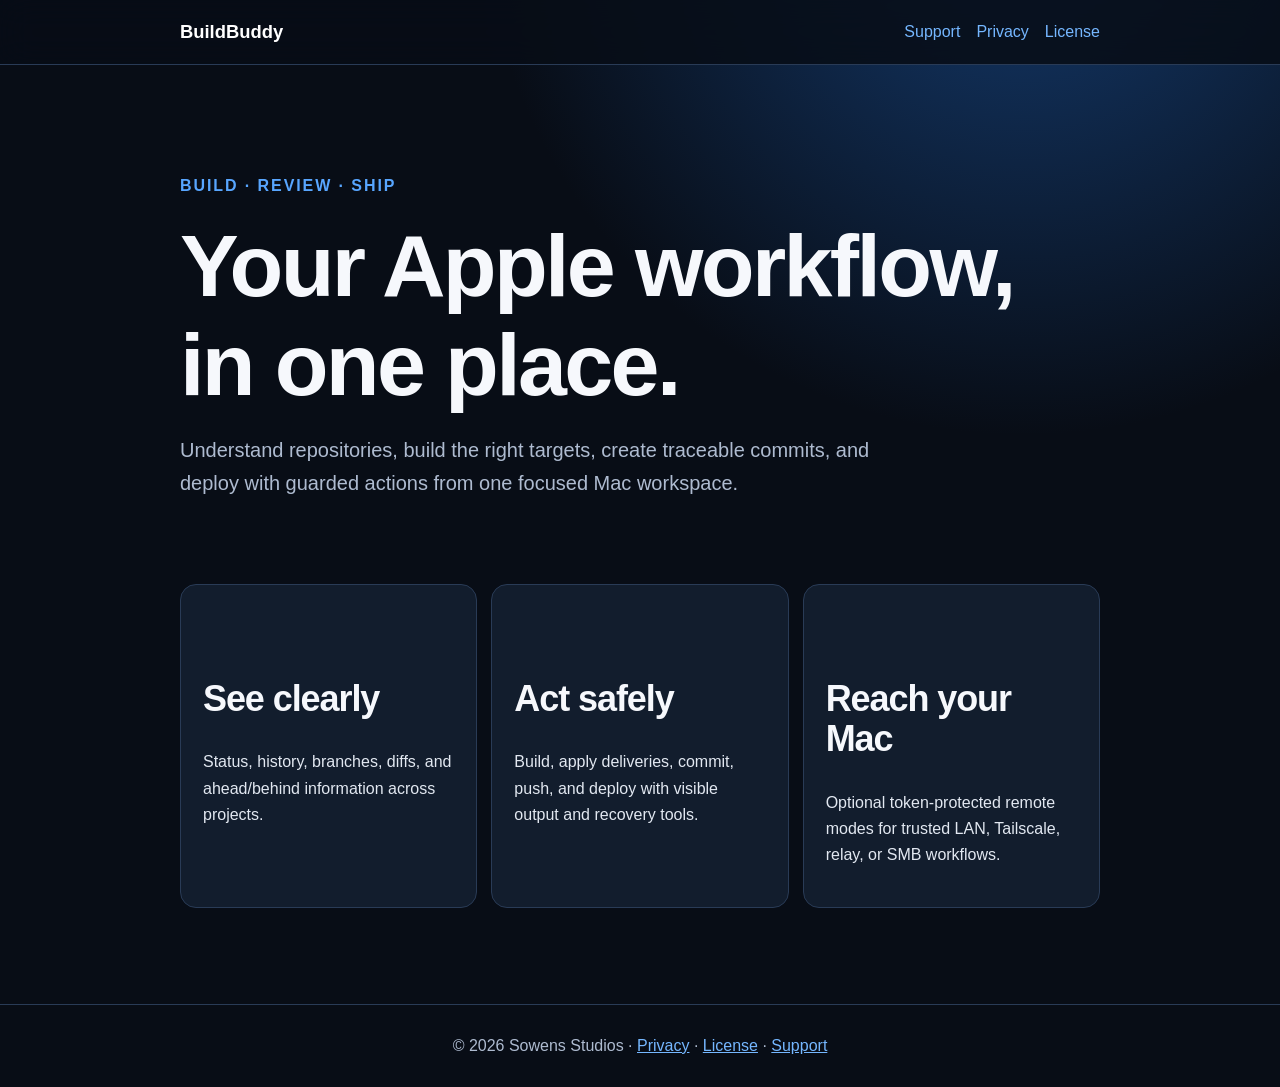
<file: docs/index.html>
<!doctype html><html lang="en"><head><meta charset="utf-8"><meta name="viewport" content="width=device-width,initial-scale=1"><meta name="theme-color" content="#080d16"><meta name="description" content="BuildBuddy is a focused Mac workspace for Apple project, Git, build, and deployment workflows."><title>BuildBuddy</title><link rel="stylesheet" href="style.css"></head><body><nav class="nav"><div><a class="brand" href="index.html">BuildBuddy</a><span class="links"><a href="support.html">Support</a><a href="privacy.html">Privacy</a><a href="license.html">License</a></span></div></nav><main><header class="hero"><div class="eyebrow">Build · Review · Ship</div><h1>Your Apple workflow, in one place.</h1><p class="lead">Understand repositories, build the right targets, create traceable commits, and deploy with guarded actions from one focused Mac workspace.</p></header><section class="cards"><article class="card"><h2>See clearly</h2><p>Status, history, branches, diffs, and ahead/behind information across projects.</p></article><article class="card"><h2>Act safely</h2><p>Build, apply deliveries, commit, push, and deploy with visible output and recovery tools.</p></article><article class="card"><h2>Reach your Mac</h2><p>Optional token-protected remote modes for trusted LAN, Tailscale, relay, or SMB workflows.</p></article></section></main><footer>© 2026 Sowens Studios · <a href="privacy.html">Privacy</a> · <a href="license.html">License</a> · <a href="support.html">Support</a></footer></body></html>
</file>
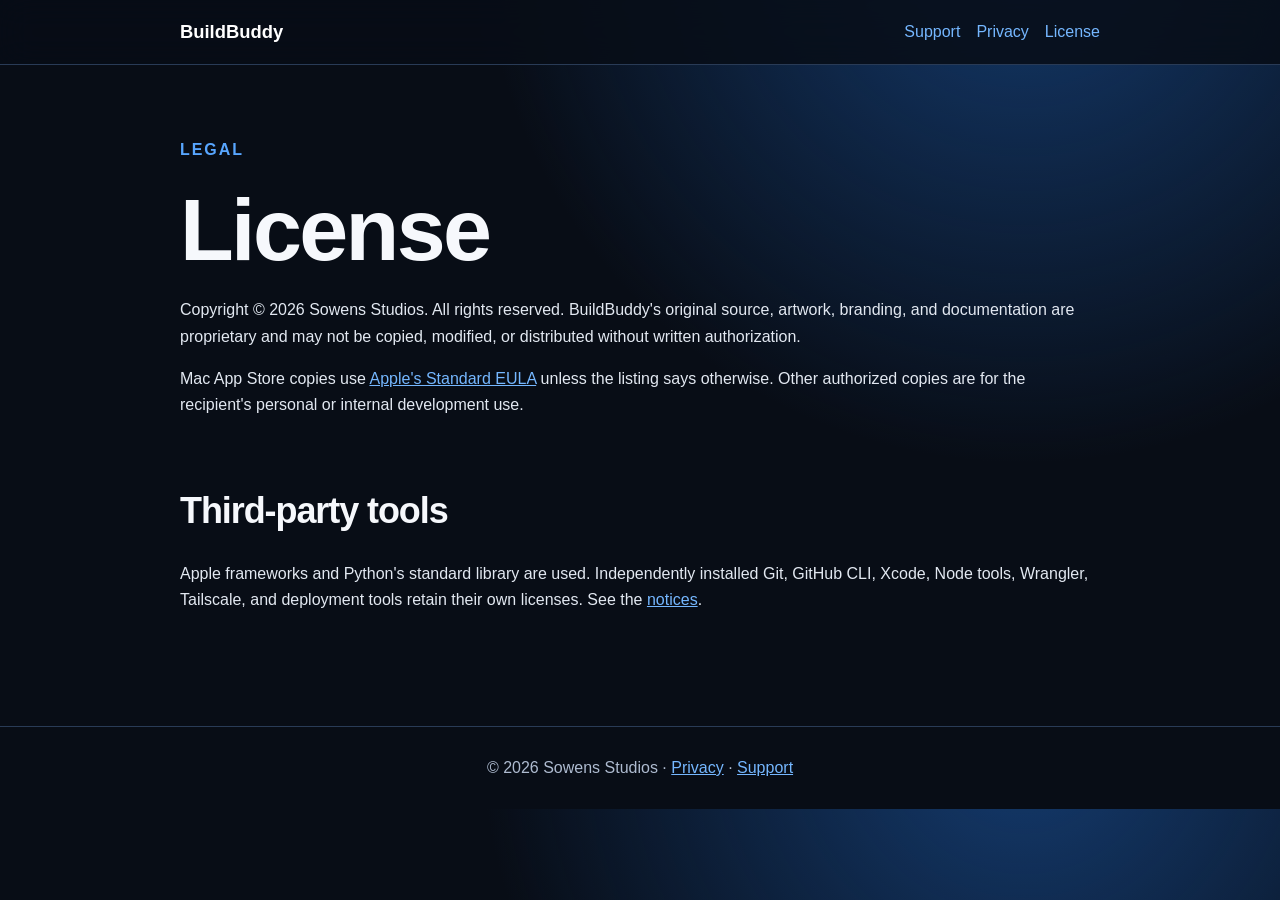
<file: docs/license.html>
<!doctype html><html lang="en"><head><meta charset="utf-8"><meta name="viewport" content="width=device-width,initial-scale=1"><title>License — BuildBuddy</title><link rel="stylesheet" href="style.css"></head><body><nav class="nav"><div><a class="brand" href="index.html">BuildBuddy</a><span class="links"><a href="support.html">Support</a><a href="privacy.html">Privacy</a><a href="license.html">License</a></span></div></nav><main><div class="eyebrow">Legal</div><h1>License</h1><p>Copyright © 2026 Sowens Studios. All rights reserved. BuildBuddy's original source, artwork, branding, and documentation are proprietary and may not be copied, modified, or distributed without written authorization.</p><p>Mac App Store copies use <a href="https://www.apple.com/legal/internet-services/itunes/dev/stdeula/">Apple's Standard EULA</a> unless the listing says otherwise. Other authorized copies are for the recipient's personal or internal development use.</p><h2>Third-party tools</h2><p>Apple frameworks and Python's standard library are used. Independently installed Git, GitHub CLI, Xcode, Node tools, Wrangler, Tailscale, and deployment tools retain their own licenses. See the <a href="https://github.com/sahmoee/BuildBuddy/blob/master/THIRD_PARTY_NOTICES.md">notices</a>.</p></main><footer>© 2026 Sowens Studios · <a href="privacy.html">Privacy</a> · <a href="support.html">Support</a></footer></body></html>
</file>
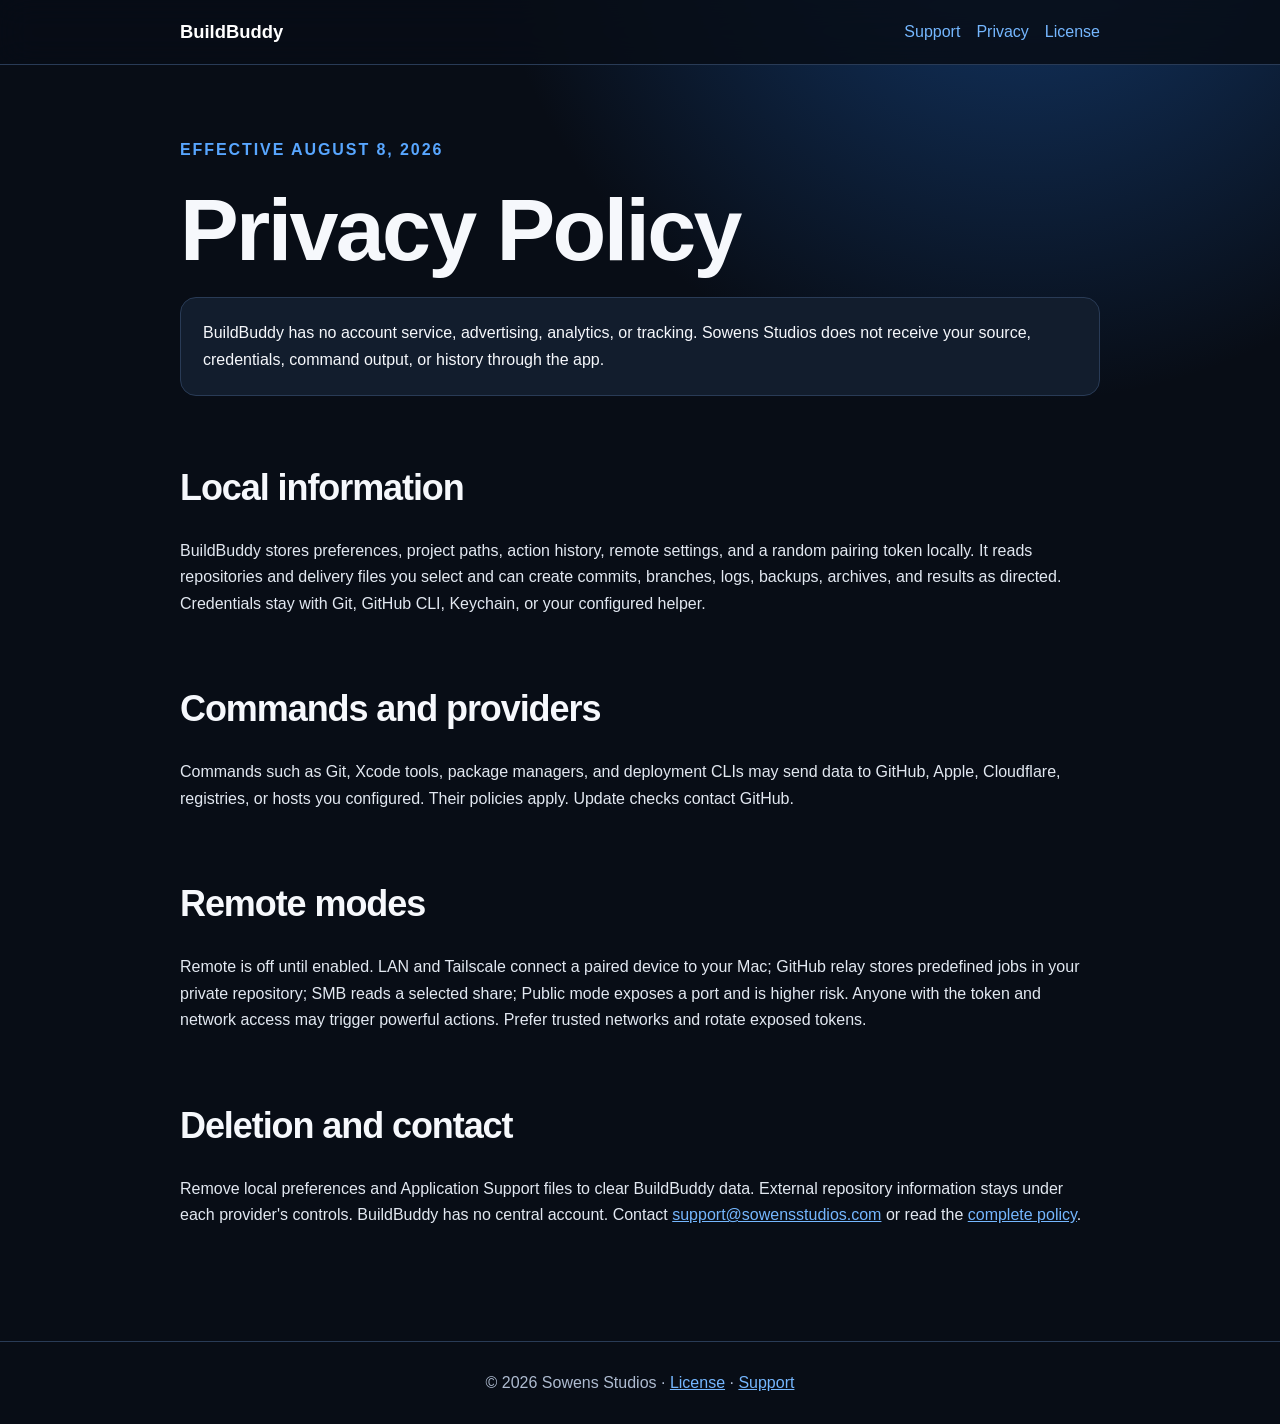
<file: docs/privacy.html>
<!doctype html><html lang="en"><head><meta charset="utf-8"><meta name="viewport" content="width=device-width,initial-scale=1"><title>Privacy — BuildBuddy</title><link rel="stylesheet" href="style.css"></head><body><nav class="nav"><div><a class="brand" href="index.html">BuildBuddy</a><span class="links"><a href="support.html">Support</a><a href="privacy.html">Privacy</a><a href="license.html">License</a></span></div></nav><main><div class="eyebrow">Effective August 8, 2026</div><h1>Privacy Policy</h1><div class="notice">BuildBuddy has no account service, advertising, analytics, or tracking. Sowens Studios does not receive your source, credentials, command output, or history through the app.</div><h2>Local information</h2><p>BuildBuddy stores preferences, project paths, action history, remote settings, and a random pairing token locally. It reads repositories and delivery files you select and can create commits, branches, logs, backups, archives, and results as directed. Credentials stay with Git, GitHub CLI, Keychain, or your configured helper.</p><h2>Commands and providers</h2><p>Commands such as Git, Xcode tools, package managers, and deployment CLIs may send data to GitHub, Apple, Cloudflare, registries, or hosts you configured. Their policies apply. Update checks contact GitHub.</p><h2>Remote modes</h2><p>Remote is off until enabled. LAN and Tailscale connect a paired device to your Mac; GitHub relay stores predefined jobs in your private repository; SMB reads a selected share; Public mode exposes a port and is higher risk. Anyone with the token and network access may trigger powerful actions. Prefer trusted networks and rotate exposed tokens.</p><h2>Deletion and contact</h2><p>Remove local preferences and Application Support files to clear BuildBuddy data. External repository information stays under each provider's controls. BuildBuddy has no central account. Contact <a href="mailto:support@sowensstudios.com">support@sowensstudios.com</a> or read the <a href="https://github.com/sahmoee/BuildBuddy/blob/master/PRIVACY.md">complete policy</a>.</p></main><footer>© 2026 Sowens Studios · <a href="license.html">License</a> · <a href="support.html">Support</a></footer></body></html>
</file>
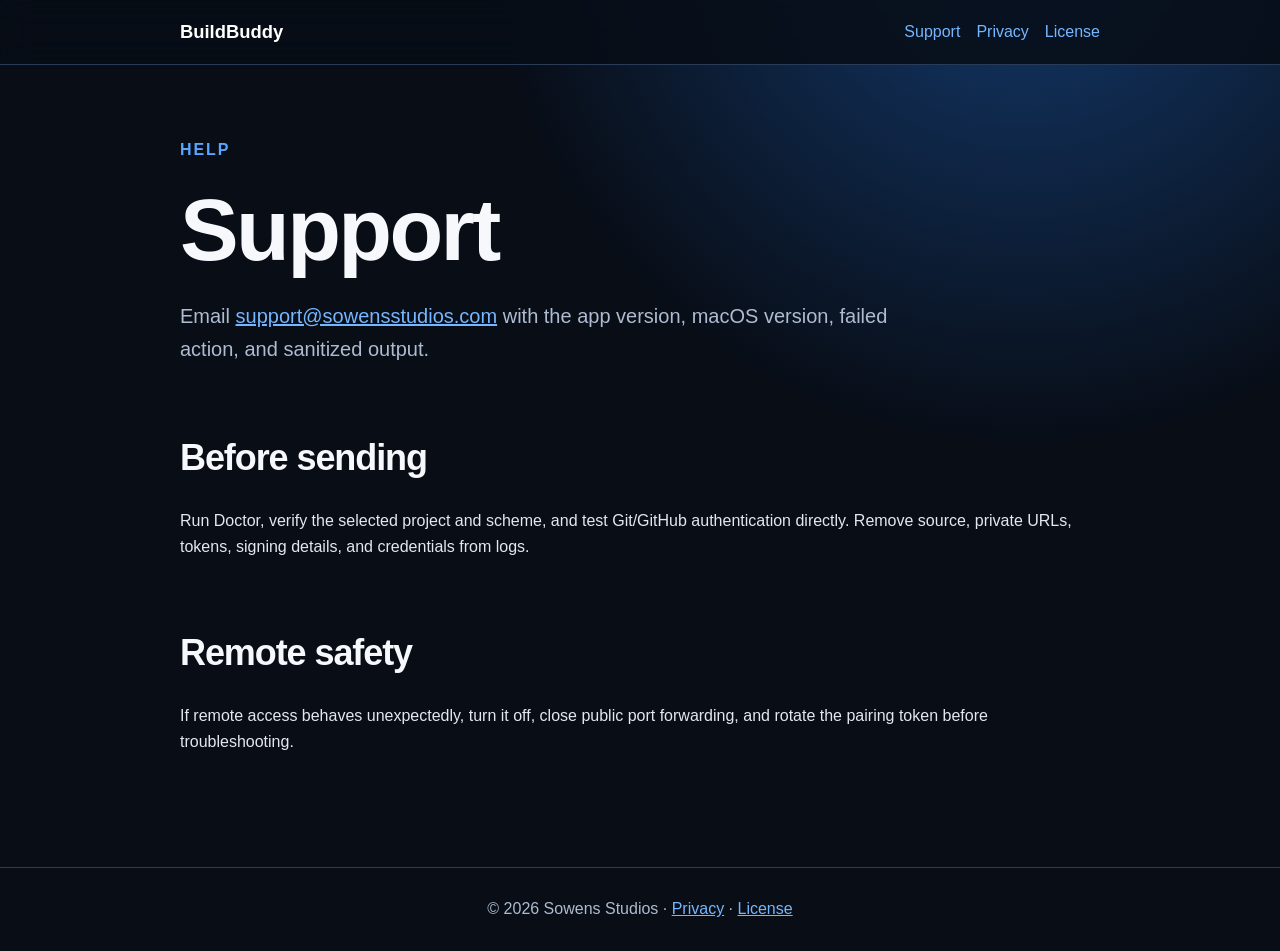
<file: docs/support.html>
<!doctype html><html lang="en"><head><meta charset="utf-8"><meta name="viewport" content="width=device-width,initial-scale=1"><title>Support — BuildBuddy</title><link rel="stylesheet" href="style.css"></head><body><nav class="nav"><div><a class="brand" href="index.html">BuildBuddy</a><span class="links"><a href="support.html">Support</a><a href="privacy.html">Privacy</a><a href="license.html">License</a></span></div></nav><main><div class="eyebrow">Help</div><h1>Support</h1><p class="lead">Email <a href="mailto:support@sowensstudios.com?subject=BuildBuddy%20Support">support@sowensstudios.com</a> with the app version, macOS version, failed action, and sanitized output.</p><h2>Before sending</h2><p>Run Doctor, verify the selected project and scheme, and test Git/GitHub authentication directly. Remove source, private URLs, tokens, signing details, and credentials from logs.</p><h2>Remote safety</h2><p>If remote access behaves unexpectedly, turn it off, close public port forwarding, and rotate the pairing token before troubleshooting.</p></main><footer>© 2026 Sowens Studios · <a href="privacy.html">Privacy</a> · <a href="license.html">License</a></footer></body></html>
</file>
<file: docs/style.css>
:root{color-scheme:dark;--bg:#080d16;--card:#121d2d;--line:#293b56;--text:#f6f8fc;--muted:#aebbd0;--accent:#58a6ff}*{box-sizing:border-box}body{margin:0;background:radial-gradient(circle at 80% -10%,#143b6f,transparent 34rem),var(--bg);color:var(--text);font:16px/1.65 -apple-system,BlinkMacSystemFont,"SF Pro Text",sans-serif}a{color:#75b7ff}.nav{position:sticky;top:0;background:#080d16dd;backdrop-filter:blur(16px);border-bottom:1px solid var(--line)}.nav div,main{width:min(calc(100% - 36px),920px);margin:auto}.nav div{min-height:64px;display:flex;align-items:center;justify-content:space-between;gap:20px}.nav a{text-decoration:none}.brand{color:white;font-size:1.15rem;font-weight:800}.links{display:flex;gap:16px}main{padding:72px 0 96px}.hero{padding:36px 0 64px}h1,h2{line-height:1.12;letter-spacing:-.03em}h1{font-size:clamp(3rem,8vw,5.5rem);margin:.2em 0}h2{font-size:clamp(1.5rem,4vw,2.25rem);margin-top:2em}.lead{font-size:1.25rem;color:var(--muted);max-width:720px}.eyebrow{color:var(--accent);font-weight:800;text-transform:uppercase;letter-spacing:.12em}.cards{display:grid;grid-template-columns:repeat(3,1fr);gap:14px}.card,.notice{padding:22px;border:1px solid var(--line);border-radius:16px;background:var(--card)}p,li{color:#e2e8f1}footer{border-top:1px solid var(--line);padding:28px;text-align:center;color:var(--muted)}@media(max-width:700px){.nav div{align-items:flex-start;flex-direction:column;padding:12px 0}.cards{grid-template-columns:1fr}main{padding-top:40px}}
</file>
